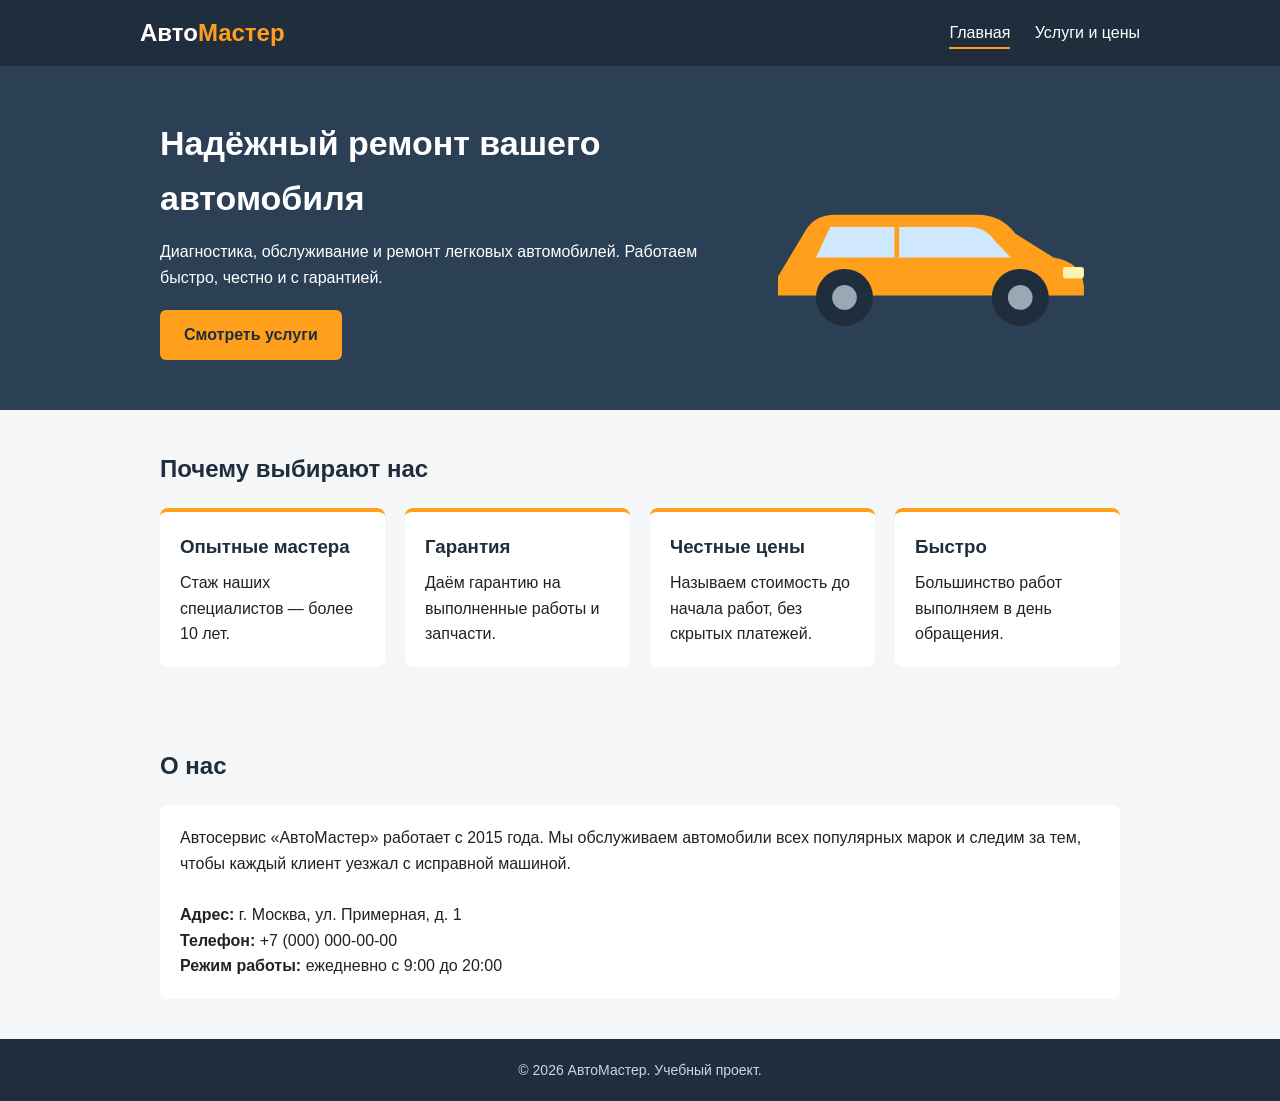
<file: index.html>
<!DOCTYPE html>
<html lang="ru">
<head>
  <meta charset="UTF-8">
  <meta name="viewport" content="width=device-width, initial-scale=1">
  <title>АвтоМастер — автосервис</title>
  <link rel="stylesheet" href="style.css">
</head>
<body>
  <header>
    <div class="wrap top">
      <a class="logo" href="index.html">Авто<span>Мастер</span></a>
      <nav>
        <a class="active" href="index.html">Главная</a>
        <a href="services.html">Услуги и цены</a>
      </nav>
    </div>
  </header>

  <div class="hero">
    <div class="wrap">
      <div class="text">
        <h1>Надёжный ремонт вашего автомобиля</h1>
        <p>Диагностика, обслуживание и ремонт легковых автомобилей. Работаем быстро, честно и с гарантией.</p>
        <a class="btn" href="services.html">Смотреть услуги</a>
      </div>
      <img src="car.svg" alt="Автомобиль">
    </div>
  </div>

  <section>
    <div class="wrap">
      <h2>Почему выбирают нас</h2>
      <div class="cards">
        <div class="card"><h3>Опытные мастера</h3><p>Стаж наших специалистов — более 10 лет.</p></div>
        <div class="card"><h3>Гарантия</h3><p>Даём гарантию на выполненные работы и запчасти.</p></div>
        <div class="card"><h3>Честные цены</h3><p>Называем стоимость до начала работ, без скрытых платежей.</p></div>
        <div class="card"><h3>Быстро</h3><p>Большинство работ выполняем в день обращения.</p></div>
      </div>
    </div>
  </section>

  <section>
    <div class="wrap">
      <h2>О нас</h2>
      <div class="contacts">
        <p>Автосервис «АвтоМастер» работает с 2015 года. Мы обслуживаем автомобили всех популярных марок и следим за тем, чтобы каждый клиент уезжал с исправной машиной.</p>
        <br>
        <p><strong>Адрес:</strong> г. Москва, ул. Примерная, д. 1</p>
        <p><strong>Телефон:</strong> +7 (000) 000-00-00</p>
        <p><strong>Режим работы:</strong> ежедневно с 9:00 до 20:00</p>
      </div>
    </div>
  </section>

  <footer>
    <div class="wrap">© 2026 АвтоМастер. Учебный проект.</div>
  </footer>
</body>
</html>
</file>
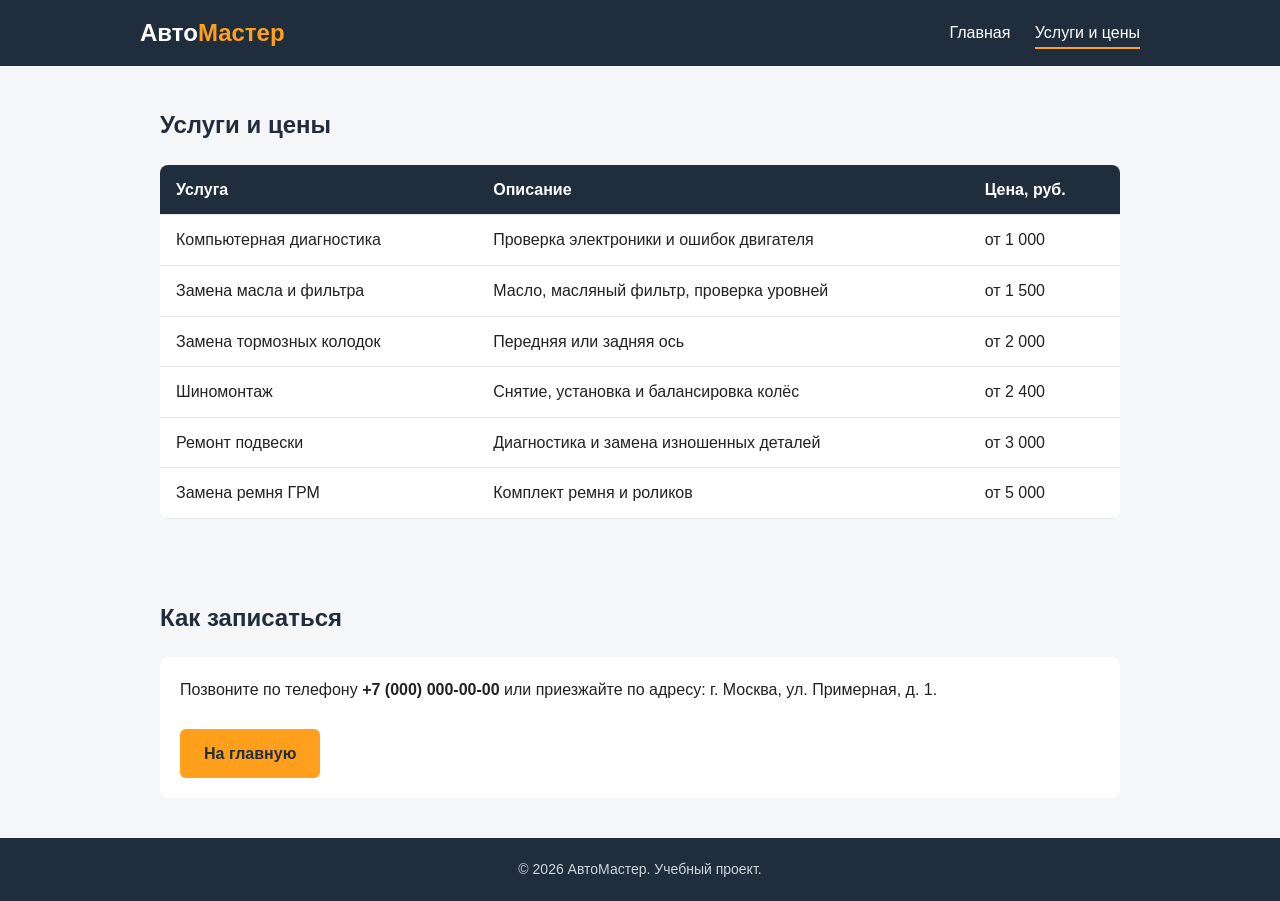
<file: services.html>
<!DOCTYPE html>
<html lang="ru">
<head>
  <meta charset="UTF-8">
  <meta name="viewport" content="width=device-width, initial-scale=1">
  <title>Услуги и цены — АвтоМастер</title>
  <link rel="stylesheet" href="style.css">
</head>
<body>
  <header>
    <div class="wrap top">
      <a class="logo" href="index.html">Авто<span>Мастер</span></a>
      <nav>
        <a href="index.html">Главная</a>
        <a class="active" href="services.html">Услуги и цены</a>
      </nav>
    </div>
  </header>

  <section>
    <div class="wrap">
      <h2>Услуги и цены</h2>
      <table>
        <thead>
          <tr><th>Услуга</th><th>Описание</th><th>Цена, руб.</th></tr>
        </thead>
        <tbody>
          <tr><td>Компьютерная диагностика</td><td>Проверка электроники и ошибок двигателя</td><td>от 1 000</td></tr>
          <tr><td>Замена масла и фильтра</td><td>Масло, масляный фильтр, проверка уровней</td><td>от 1 500</td></tr>
          <tr><td>Замена тормозных колодок</td><td>Передняя или задняя ось</td><td>от 2 000</td></tr>
          <tr><td>Шиномонтаж</td><td>Снятие, установка и балансировка колёс</td><td>от 2 400</td></tr>
          <tr><td>Ремонт подвески</td><td>Диагностика и замена изношенных деталей</td><td>от 3 000</td></tr>
          <tr><td>Замена ремня ГРМ</td><td>Комплект ремня и роликов</td><td>от 5 000</td></tr>
        </tbody>
      </table>
    </div>
  </section>

  <section>
    <div class="wrap">
      <h2>Как записаться</h2>
      <div class="contacts">
        <p>Позвоните по телефону <strong>+7 (000) 000-00-00</strong> или приезжайте по адресу: г. Москва, ул. Примерная, д. 1.</p>
        <br>
        <a class="btn" href="index.html">На главную</a>
      </div>
    </div>
  </section>

  <footer>
    <div class="wrap">© 2026 АвтоМастер. Учебный проект.</div>
  </footer>
</body>
</html>
</file>
<file: style.css>
* { box-sizing: border-box; margin: 0; padding: 0; }
body { font-family: Arial, Helvetica, sans-serif; color: #222; background: #f4f6f8; line-height: 1.6; }
header { background: #1f2d3d; color: #fff; }
.wrap { max-width: 1000px; margin: 0 auto; padding: 0 20px; }
.top { display: flex; align-items: center; justify-content: space-between; flex-wrap: wrap; padding: 14px 0; }
.logo { font-size: 24px; font-weight: bold; color: #fff; text-decoration: none; }
.logo span { color: #ff9f1c; }
nav a { color: #fff; text-decoration: none; margin-left: 20px; padding: 6px 0; border-bottom: 2px solid transparent; }
nav a:hover, nav a.active { border-bottom-color: #ff9f1c; }
.hero { background: #2b3f55; color: #fff; padding: 50px 0; }
.hero .wrap { display: flex; align-items: center; gap: 30px; flex-wrap: wrap; }
.hero .text { flex: 1 1 320px; }
.hero h1 { font-size: 34px; margin-bottom: 14px; }
.hero p { margin-bottom: 20px; }
.hero img { flex: 1 1 280px; max-width: 380px; width: 100%; }
.btn { display: inline-block; background: #ff9f1c; color: #1f2d3d; padding: 12px 24px; border-radius: 6px; text-decoration: none; font-weight: bold; }
.btn:hover { background: #ffb84d; }
section { padding: 40px 0; }
h2 { margin-bottom: 20px; color: #1f2d3d; }
.cards { display: flex; gap: 20px; flex-wrap: wrap; }
.card { flex: 1 1 220px; background: #fff; padding: 20px; border-radius: 8px; border-top: 4px solid #ff9f1c; }
.card h3 { margin-bottom: 8px; color: #1f2d3d; }
table { width: 100%; border-collapse: collapse; background: #fff; border-radius: 8px; overflow: hidden; }
th, td { padding: 12px 16px; text-align: left; border-bottom: 1px solid #e3e7eb; }
th { background: #1f2d3d; color: #fff; }
tr:hover td { background: #fff7e8; }
.contacts { background: #fff; padding: 20px; border-radius: 8px; }
footer { background: #1f2d3d; color: #cfd6dd; text-align: center; padding: 20px 0; font-size: 14px; }
@media (max-width: 600px) {
  .hero h1 { font-size: 26px; }
  nav a { margin: 0 12px 0 0; }
}
</file>
